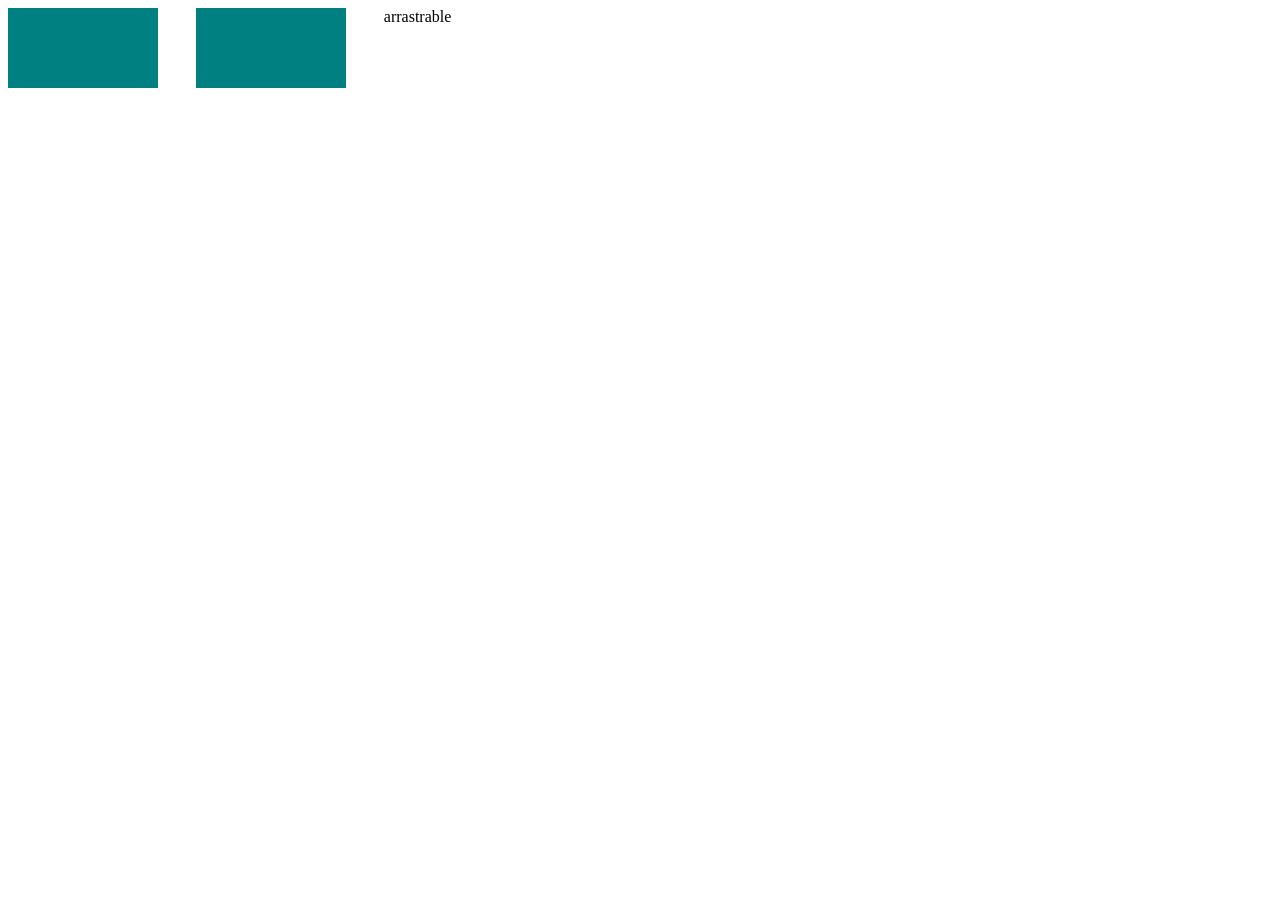
<file: Curos JavaScript/dragndrop.html>
<!DOCTYPE html>
<html lang="en">
<head>
    <meta charset="UTF-8">
    <meta name="viewport" content="width=device-width, initial-scale=1.0">
    <title>Ultimate js</title>
</head>
<body>
  <style>
    .drop{
        float: left;
        background-color: teal;
        width: 150px;
        height: 50px;
        text-align: center;
        padding-top: 30px;
        margin-right: 3%;
    }
    </style>
    <script src="14-dom/06-drag.js" ></script>
</body>
</html>
</file>
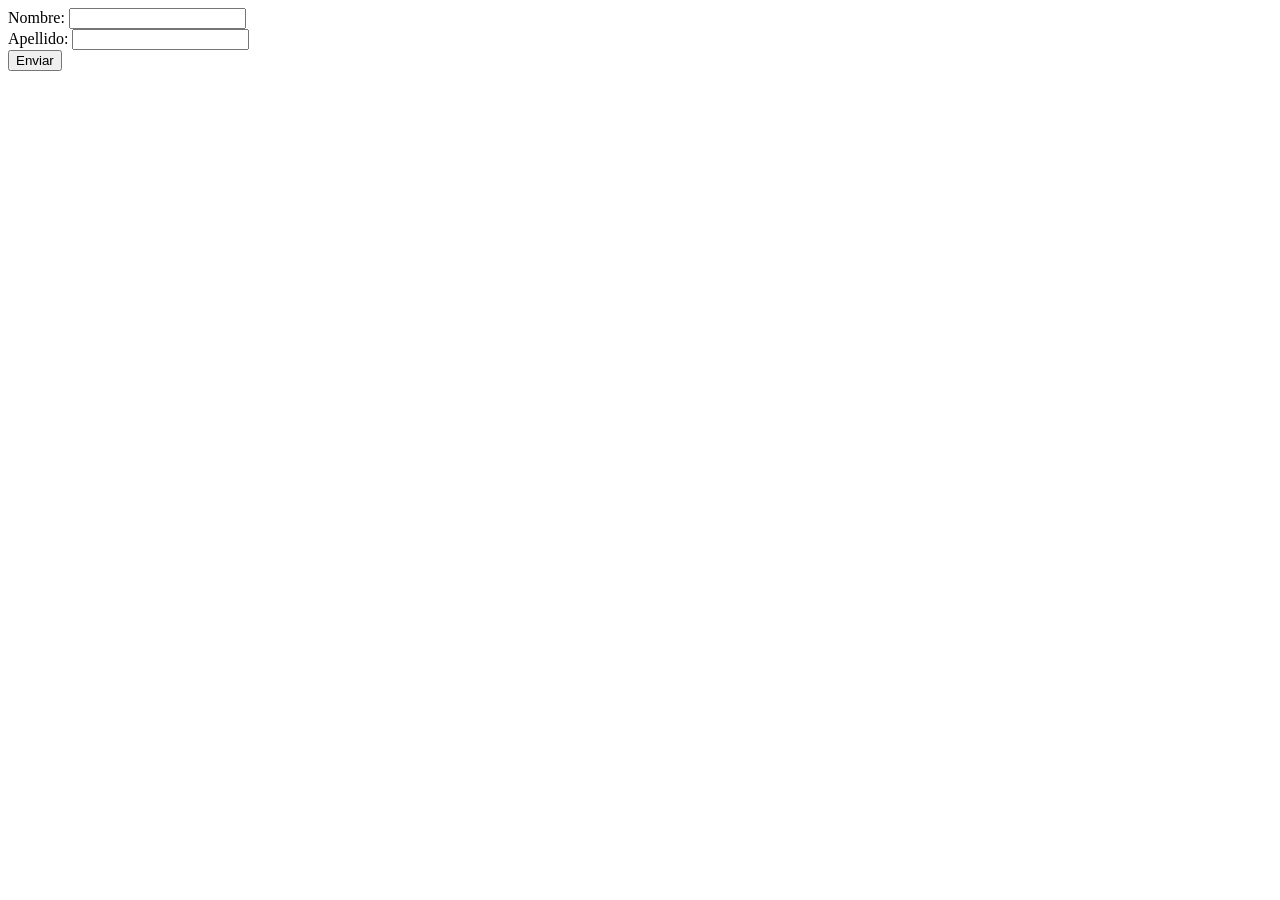
<file: Curos JavaScript/form.html>
<!DOCTYPE html>
<html lang="en">
<head>
    <meta charset="UTF-8">
    <meta name="viewport" content="width=device-width, initial-scale=1.0">
    <title>Ultimate js</title>
</head>
<body>
    <script src="14-dom/07-formularios.js" ></script>
</body>
</html>
</file>
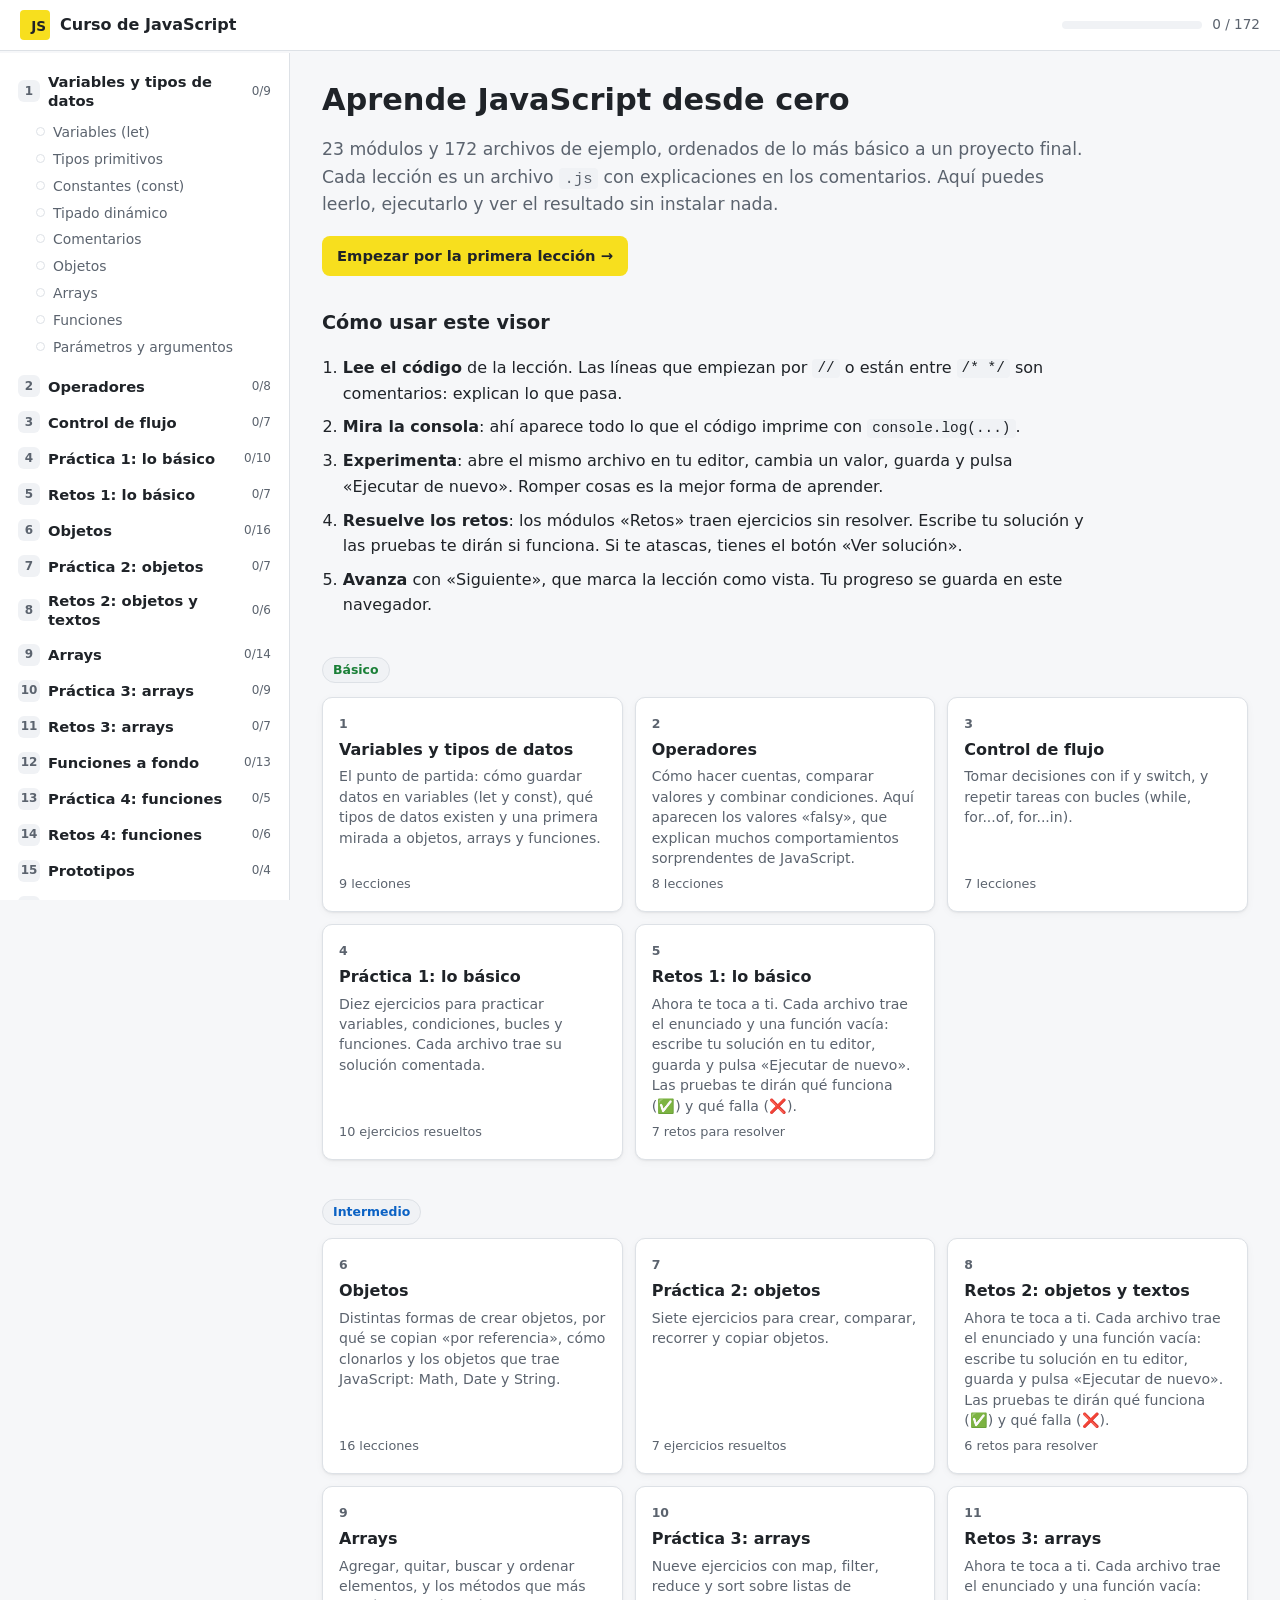
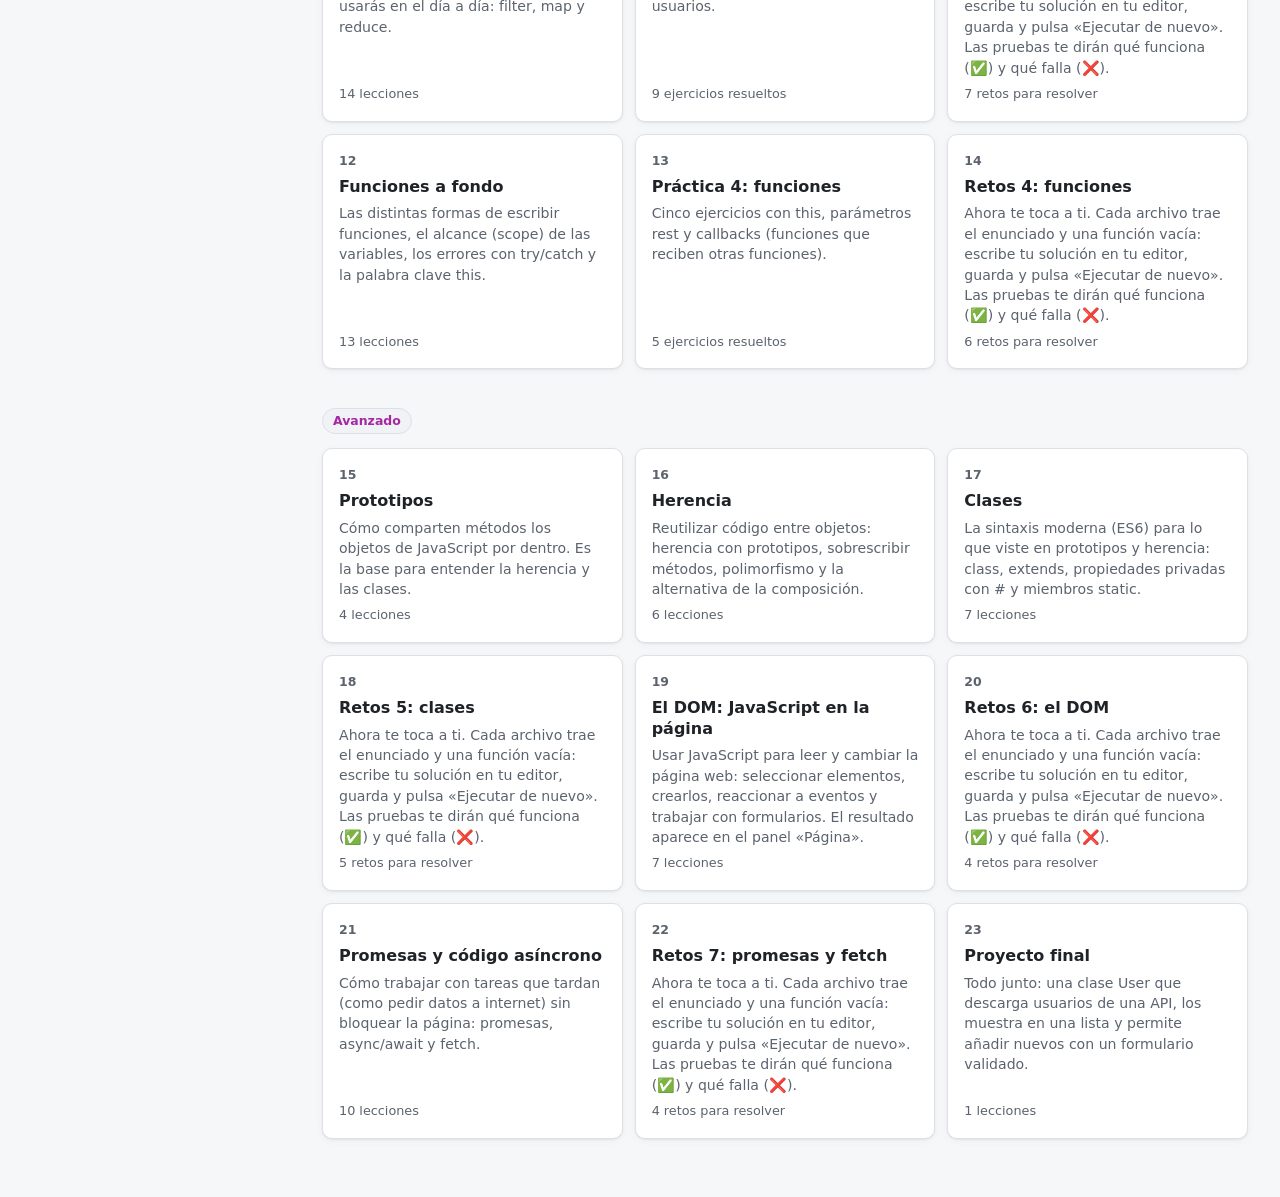
<file: Curos JavaScript/lecciones.html>
<!DOCTYPE html>
<html lang="es">
<head>
    <meta charset="UTF-8">
    <meta name="viewport" content="width=device-width, initial-scale=1.0">
    <title>Curso de JavaScript</title>
    <link rel="stylesheet" href="visor/visor.css">
</head>
<body>
    <header class="barra">
        <button id="menu" class="boton boton--menu" aria-controls="indice" aria-expanded="false">☰ Lecciones</button>
        <a href="#" class="marca"><span class="marca__logo">JS</span> <span class="marca__texto">Curso de JavaScript</span></a>
        <div class="progreso" title="Lecciones marcadas como vistas">
            <div class="progreso__barra"><span id="progreso-relleno"></span></div>
            <span id="progreso-texto"></span>
        </div>
    </header>

    <div class="layout">
        <nav id="indice" class="indice" aria-label="Índice del curso"></nav>
        <main id="contenido" class="contenido"></main>
    </div>

    <script src="visor/curso.js"></script>
    <script src="visor/visor.js"></script>
</body>
</html>
</file>
<file: Curos JavaScript/visor/visor.css>
/* Estilos del visor de lecciones (lecciones.html) */

:root {
  --fondo: #f6f7f9;
  --superficie: #ffffff;
  --superficie-2: #f0f2f5;
  --borde: #dde1e6;
  --texto: #1f2328;
  --texto-suave: #5b636e;
  --acento: #b88a00;
  --acento-fondo: #f7df1e;
  --acento-texto: #1f2328;
  --enlace: #0b62c4;
  --exito: #1a7f37;
  --error: #c62828;
  --error-fondo: #fdecec;
  --aviso: #8a5a00;
  --aviso-fondo: #fff4d6;
  --pista-fondo: #e8f1fd;
  --codigo-fondo: #fbfbfc;
  --tk-com: #6a737d;
  --tk-txt: #0a7a3e;
  --tk-pal: #a626a4;
  --tk-num: #b35900;
  --sombra: 0 1px 2px rgb(0 0 0 / 0.06), 0 2px 8px rgb(0 0 0 / 0.04);
  --radio: 10px;
  --mono: ui-monospace, "Cascadia Code", Consolas, "SF Mono", Menlo, monospace;
  color-scheme: light;
}

@media (prefers-color-scheme: dark) {
  :root {
    --fondo: #0f1115;
    --superficie: #171a20;
    --superficie-2: #1e222a;
    --borde: #2c313b;
    --texto: #e6e8eb;
    --texto-suave: #9aa3ae;
    --acento: #f7df1e;
    --enlace: #6cb2ff;
    --exito: #4ac26b;
    --error: #ff7b72;
    --error-fondo: #3a1a1a;
    --aviso: #f2cc60;
    --aviso-fondo: #33290f;
    --pista-fondo: #15263d;
    --codigo-fondo: #13161b;
    --tk-com: #7d8590;
    --tk-txt: #7ee2a8;
    --tk-pal: #d2a8ff;
    --tk-num: #ffa657;
    --sombra: none;
    color-scheme: dark;
  }
}

* { box-sizing: border-box; }

body {
  margin: 0;
  font: 16px/1.6 system-ui, -apple-system, "Segoe UI", Roboto, sans-serif;
  color: var(--texto);
  background: var(--fondo);
}

a { color: var(--enlace); }
code { font-family: var(--mono); font-size: 0.9em; background: var(--superficie-2); padding: 0.1em 0.35em; border-radius: 4px; }
h1 { font-size: 1.9rem; line-height: 1.2; margin: 0.2rem 0 0.6rem; }
h2 { font-size: 1.2rem; margin: 2rem 0 0.8rem; }

/* ---------- Barra superior ---------- */

.barra {
  position: sticky;
  top: 0;
  z-index: 10;
  display: flex;
  align-items: center;
  gap: 16px;
  padding: 10px 20px;
  background: var(--superficie);
  border-bottom: 1px solid var(--borde);
}

.marca { display: flex; align-items: center; gap: 10px; font-weight: 700; color: var(--texto); text-decoration: none; }
.marca__logo {
  display: grid;
  place-items: end;
  width: 30px;
  height: 30px;
  padding: 2px 4px;
  font-size: 0.85rem;
  border-radius: 4px;
  background: var(--acento-fondo);
  color: var(--acento-texto);
}

.progreso { margin-left: auto; display: flex; align-items: center; gap: 10px; font-size: 0.85rem; color: var(--texto-suave); font-variant-numeric: tabular-nums; }
.progreso__barra { width: 140px; height: 8px; border-radius: 99px; background: var(--superficie-2); overflow: hidden; }
#progreso-relleno { display: block; height: 100%; width: 0; background: var(--exito); transition: width 0.3s; }

/* ---------- Botones y etiquetas ---------- */

.boton {
  display: inline-flex;
  align-items: center;
  gap: 6px;
  padding: 7px 14px;
  font: inherit;
  font-size: 0.92rem;
  font-weight: 600;
  color: var(--texto);
  background: var(--superficie);
  border: 1px solid var(--borde);
  border-radius: 8px;
  cursor: pointer;
  text-decoration: none;
}
.boton:hover:not(:disabled) { background: var(--superficie-2); }
.boton:disabled { opacity: 0.45; cursor: default; }
.boton:focus-visible, a:focus-visible, summary:focus-visible { outline: 2px solid var(--enlace); outline-offset: 2px; }
.boton--principal { background: var(--acento-fondo); color: var(--acento-texto); border-color: transparent; }
.boton--principal:hover:not(:disabled) { background: var(--acento-fondo); filter: brightness(0.95); }
.boton--discreto { border-color: transparent; background: transparent; color: var(--texto-suave); font-weight: 500; }
.boton--mini { padding: 2px 8px; font-size: 0.8rem; }
.boton.es-vista { color: var(--exito); border-color: var(--exito); }
.boton--menu { display: none; }

.etiquetas { display: flex; flex-wrap: wrap; gap: 6px; }
.etiqueta {
  display: inline-block;
  padding: 2px 10px;
  font-size: 0.78rem;
  font-weight: 600;
  border-radius: 99px;
  background: var(--superficie-2);
  color: var(--texto-suave);
  border: 1px solid var(--borde);
}
.etiqueta--básico { color: var(--exito); }
.etiqueta--intermedio { color: var(--enlace); }
.etiqueta--avanzado { color: var(--tk-pal); }
.etiqueta--reto { background: var(--acento-fondo); color: var(--acento-texto); border-color: transparent; }

/* ---------- Estructura ---------- */

.layout { display: grid; grid-template-columns: 290px minmax(0, 1fr); min-height: calc(100vh - 53px); }

.indice {
  position: sticky;
  top: 53px;
  height: calc(100vh - 53px);
  overflow-y: auto;
  padding: 12px 10px 40px;
  background: var(--superficie);
  border-right: 1px solid var(--borde);
}

.indice__modulo summary {
  display: flex;
  align-items: center;
  gap: 8px;
  padding: 7px 8px;
  border-radius: 8px;
  cursor: pointer;
  font-weight: 600;
  font-size: 0.92rem;
  list-style: none;
}
.indice__modulo summary::-webkit-details-marker { display: none; }
.indice__modulo summary:hover { background: var(--superficie-2); }
.indice__numero {
  flex: none;
  display: grid;
  place-items: center;
  width: 22px;
  height: 22px;
  font-size: 0.75rem;
  border-radius: 6px;
  background: var(--superficie-2);
  color: var(--texto-suave);
}
.indice__titulo { flex: 1; line-height: 1.3; }
.indice__cuenta { font-size: 0.75rem; font-weight: 500; color: var(--texto-suave); font-variant-numeric: tabular-nums; }
.indice ul { list-style: none; margin: 2px 0 8px; padding: 0 0 0 18px; }
.indice__leccion {
  display: flex;
  align-items: baseline;
  gap: 8px;
  padding: 4px 8px;
  border-radius: 6px;
  font-size: 0.87rem;
  line-height: 1.35;
  color: var(--texto-suave);
  text-decoration: none;
}
.indice__leccion:hover { background: var(--superficie-2); color: var(--texto); }
.indice__leccion.es-actual { background: var(--superficie-2); color: var(--texto); font-weight: 600; }
.indice__marca { flex: none; width: 9px; height: 9px; border-radius: 50%; border: 1.5px solid var(--borde); transform: translateY(-1px); }
.indice__marca.es-vista { background: var(--exito); border-color: var(--exito); }

.contenido { padding: 28px 32px 60px; min-width: 0; }

/* ---------- Bienvenida ---------- */

.bienvenida { max-width: 980px; }
.entradilla { font-size: 1.08rem; color: var(--texto-suave); max-width: 70ch; }
.pasos { padding-left: 1.3rem; max-width: 75ch; }
.pasos li { margin-bottom: 0.5rem; }
.aviso { padding: 12px 16px; border-radius: var(--radio); background: var(--aviso-fondo); color: var(--aviso); max-width: 75ch; }
.nivel { margin-top: 2.2rem; }
.tarjetas { display: grid; grid-template-columns: repeat(auto-fill, minmax(260px, 1fr)); gap: 12px; }
.tarjeta {
  display: flex;
  flex-direction: column;
  gap: 6px;
  padding: 16px;
  border: 1px solid var(--borde);
  border-radius: var(--radio);
  background: var(--superficie);
  box-shadow: var(--sombra);
  color: var(--texto);
  text-decoration: none;
}
.tarjeta:hover { border-color: var(--texto-suave); }
.tarjeta__numero { font-size: 0.78rem; font-weight: 700; color: var(--texto-suave); }
.tarjeta__titulo { font-weight: 700; line-height: 1.3; }
.tarjeta__texto { font-size: 0.88rem; color: var(--texto-suave); line-height: 1.45; flex: 1; }
.tarjeta__pie { font-size: 0.8rem; color: var(--texto-suave); }
.reiniciar { margin-top: 2.5rem; }

/* ---------- Lección ---------- */

.migas { margin: 0; font-size: 0.85rem; color: var(--texto-suave); }
.descripcion { color: var(--texto-suave); max-width: 80ch; margin: 0.8rem 0 1.2rem; }
.acciones { display: flex; flex-wrap: wrap; align-items: center; gap: 8px; margin: 1rem 0; }
.acciones__espacio { flex: 1; }

.paneles { display: grid; grid-template-columns: minmax(0, 1.25fr) minmax(0, 1fr); gap: 16px; align-items: start; }
.columna { display: flex; flex-direction: column; gap: 16px; min-width: 0; }

.panel {
  border: 1px solid var(--borde);
  border-radius: var(--radio);
  background: var(--superficie);
  box-shadow: var(--sombra);
  overflow: hidden;
  min-width: 0;
}
.panel__cabecera {
  display: flex;
  align-items: center;
  justify-content: space-between;
  gap: 12px;
  padding: 8px 14px;
  font-size: 0.82rem;
  font-weight: 700;
  text-transform: uppercase;
  letter-spacing: 0.04em;
  color: var(--texto-suave);
  border-bottom: 1px solid var(--borde);
  background: var(--superficie-2);
}
.panel__ruta { text-transform: none; letter-spacing: 0; font-weight: 500; background: none; padding: 0; overflow: hidden; text-overflow: ellipsis; white-space: nowrap; }
.panel__nota { text-transform: none; letter-spacing: 0; font-weight: 500; }

.codigo { max-height: 72vh; overflow: auto; background: var(--codigo-fondo); }
/* sin ligaduras: que => se vea como => y no como una flecha */
.codigo pre { margin: 0; padding: 12px 0; font: 13.5px/1.6 var(--mono); font-variant-ligatures: none; counter-reset: linea; }
.codigo code { background: none; padding: 0; font-size: inherit; }
.codigo__linea { display: block; padding: 0 16px 0 0; white-space: pre; counter-increment: linea; }
.codigo__linea::before {
  content: counter(linea);
  display: inline-block;
  width: 3.2em;
  margin-right: 14px;
  padding-right: 10px;
  text-align: right;
  color: var(--texto-suave);
  opacity: 0.6;
  border-right: 1px solid var(--borde);
  user-select: none;
}
.codigo__cargando, .codigo__aviso { padding: 4px 16px; color: var(--texto-suave); font-size: 0.92rem; }
.tk-com { color: var(--tk-com); font-style: italic; }
.tk-txt { color: var(--tk-txt); }
.tk-pal { color: var(--tk-pal); }
.tk-num { color: var(--tk-num); }

.panel--pagina iframe { display: block; width: 100%; height: 300px; border: 0; background: #fff; resize: vertical; }

.consola { min-height: 140px; max-height: 50vh; overflow: auto; padding: 6px 0; font: 13px/1.55 var(--mono); font-variant-ligatures: none; background: var(--codigo-fondo); }
.consola__linea { padding: 3px 14px; white-space: pre-wrap; overflow-wrap: anywhere; border-bottom: 1px solid var(--superficie-2); }
.consola__linea--sistema { color: var(--texto-suave); font-style: italic; font-family: system-ui, sans-serif; }
.consola__linea--warn { color: var(--aviso); background: var(--aviso-fondo); }
.consola__linea--error { color: var(--error); background: var(--error-fondo); }
.consola__linea--pista { color: var(--texto); background: var(--pista-fondo); font-family: system-ui, sans-serif; }
.consola__linea--pista::before { content: "💡 "; }

.consejo { margin-top: 1.2rem; font-size: 0.92rem; color: var(--texto-suave); max-width: 90ch; }

/* ---------- Pantallas medianas y pequeñas ---------- */

@media (max-width: 1150px) {
  .paneles { grid-template-columns: minmax(0, 1fr); }
  .codigo { max-height: 60vh; }
}

@media (max-width: 820px) {
  .boton--menu { display: inline-flex; }
  .marca { font-size: 0.95rem; }
  .barra { gap: 10px; padding: 10px 16px; }
  .progreso__barra { width: 70px; }
  .layout { grid-template-columns: minmax(0, 1fr); }
  .indice {
    display: none;
    position: fixed;
    inset: 53px 0 0 0;
    height: auto;
    z-index: 9;
    border-right: 0;
  }
  .menu-abierto .indice { display: block; }
  .contenido { padding: 20px 16px 48px; }
  h1 { font-size: 1.5rem; }
  .acciones__espacio { display: none; }
}

@media (max-width: 480px) {
  .marca__texto, .progreso__barra { display: none; }
}
</file>
